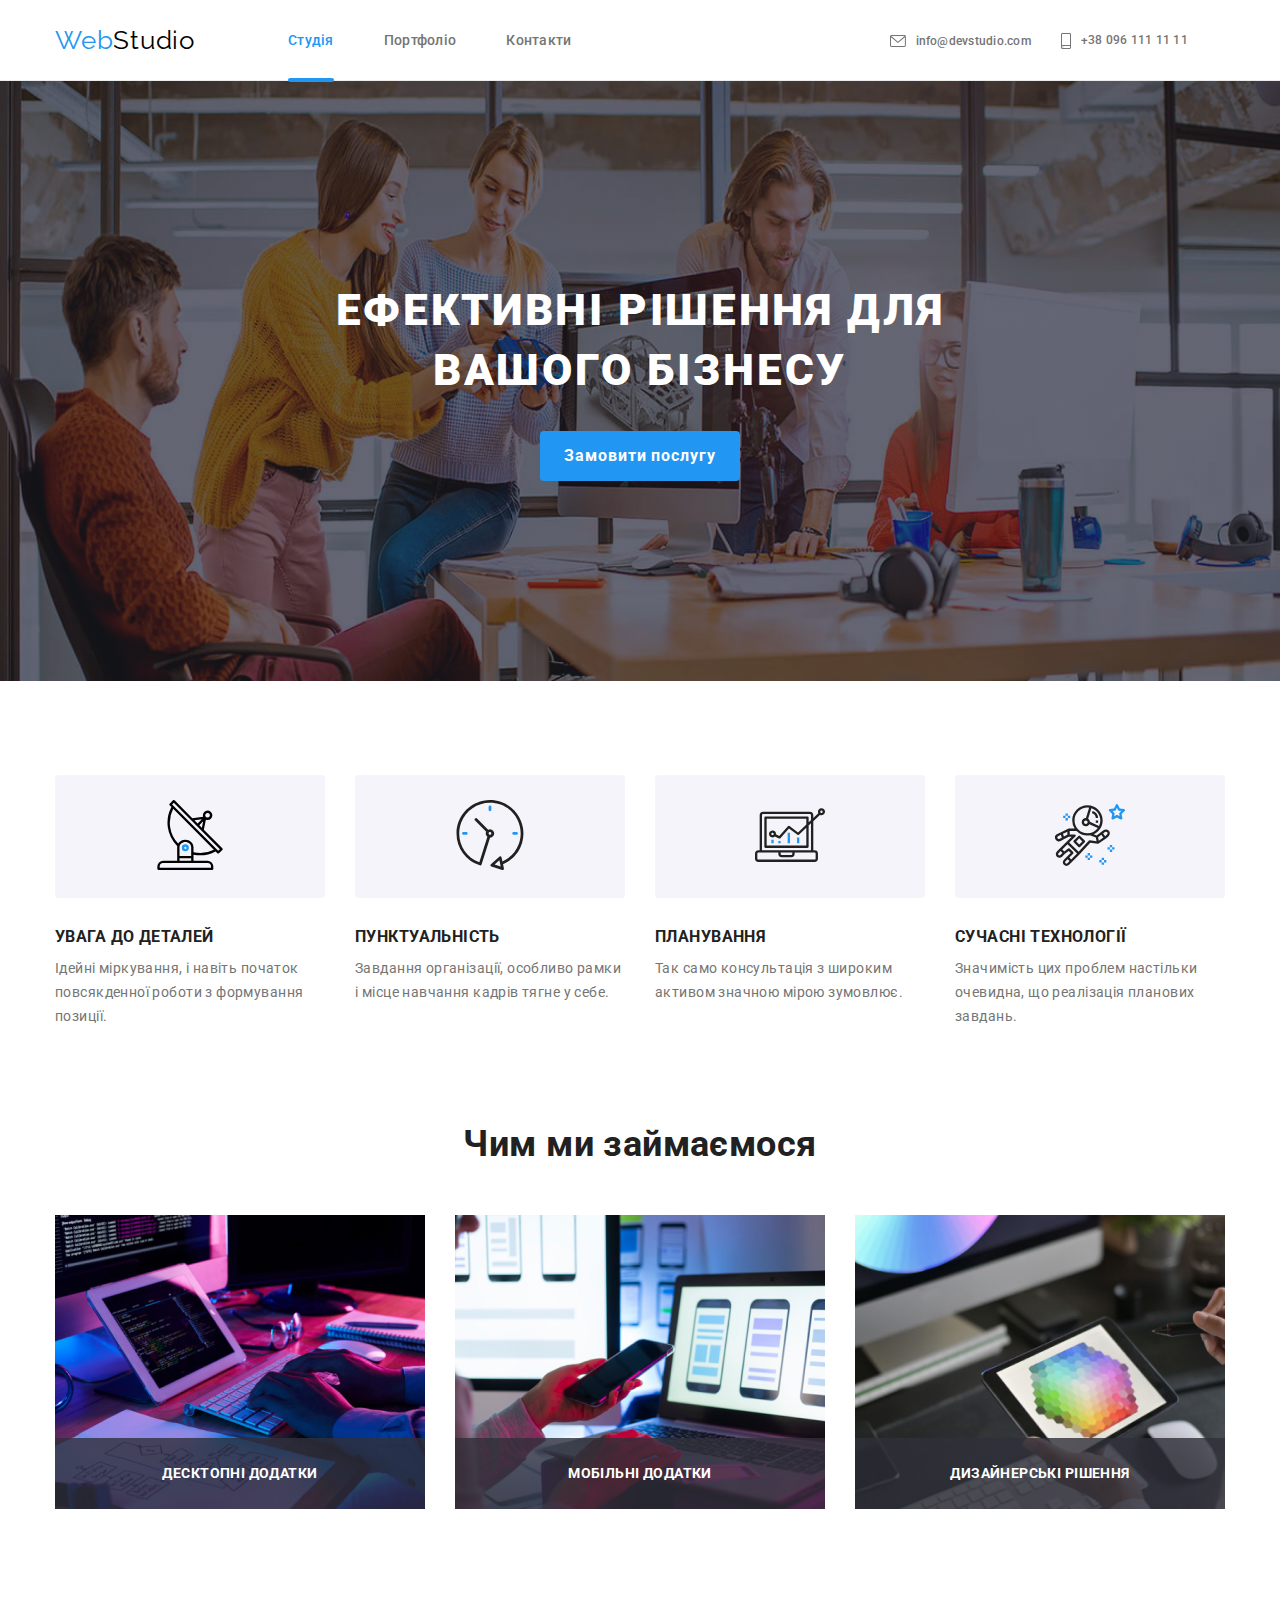
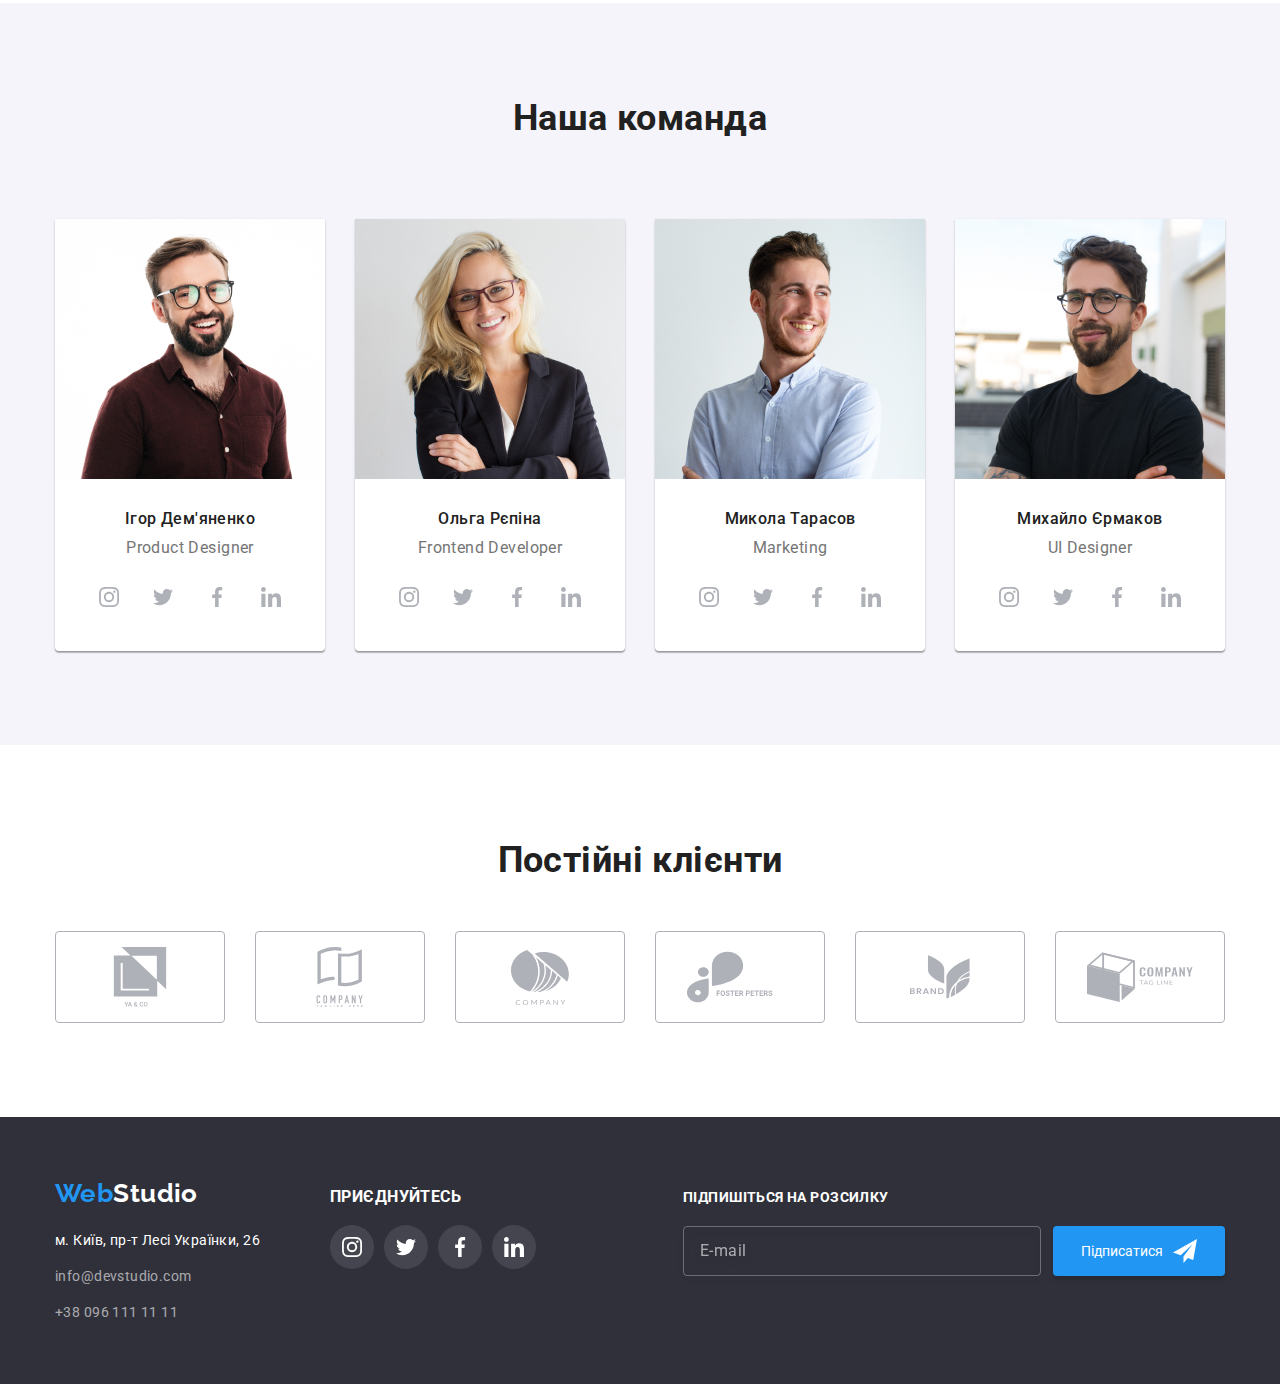
<file: index.html>
<!DOCTYPE html>
<html lang="uk">
<head>
  <meta charset="UTF-8">
  <meta http-equiv="X-UA-Compatible" content="IE=edge">
  <meta name="viewport" content="width=device-width, initial-scale=1.0">
  <link rel="preconnect" href="https://fonts.googleapis.com" />
    <link rel="preconnect" href="https://fonts.gstatic.com" crossorigin />
    <link href="https://fonts.googleapis.com/css2?family=Raleway:wght@700&family=Roboto:wght@400;500;700;900&display=swap" rel="stylesheet"/>
    <link rel="stylesheet" href="css/modern-normalize.css" />
    <link rel="stylesheet" href="css/main.min.css" />
  <title>Document</title>
</head>
<body>
    
    <!--Header-->
    <header class="page-header">
      <div class="container page-header__content">
        <nav class="site-navigation">
          <a href="./index.html" class="site-navigation__logo"
            ><span class="site-navigation__label">Web</span
            ><span class="site-navigation__label">Studio</span>
          </a>

          <button type="button" class="menu-toggle js-open-menu" aria-expanded="false" aria-controls="mobile-menu">
              <svg width="24" height="16">
                  <use href="./img/icons.svg#icon-menu_mobile"></use>
              </svg>
          </button>
          
          <ul class="site-navigation__list">
            <li><a href="#" class="site-navigation__link site-navigation__link--active">Студія</a></li>
            <li><a href="./portfolio.html" class="site-navigation__link">Портфоліо</a></li>
            <li><a href="Contact" class="site-navigation__link">Контакти</a></li>
          </ul>
        </nav>
        <ul class="site-contacts">
          <li class="site-contacts__item">
            <a href="mailto:info@devstudio.com" class="site-contacts__link"
              ><svg width="16" height="12" class="site-contacts__icon">
                <use href="./img/icons.svg#icon-envelope-hover-1"></use></svg>info@devstudio.com</a
            >           
          </li>
          <li class="site-contacts__item">
            <a href="tel:+380961111111" class="site-contacts__link site-contacts__link--identation">
              <svg width="10" height="16" class="site-contacts__icon">
              <use href="./img/icons.svg#icon-smartphone-1"></use>
            </svg>+38 096 111 11 11</a>
          </li>
        </ul>

        <div class="menu-container js-menu-container" id="mobile-menu">
          <button class="menu-toggle js-close-menu">
              <svg width="24" height="16">
                  <use href="./img/icons.svg#icon-close_mobile"></use>
              </svg>
          </button>
          <ul class="mobile-site-navigation__list">
            <li><a href="#" class="mobile-site-navigation__link mobile-site-navigation__link--active">Студія</a></li>
            <li><a href="./portfolio.html" class="mobile-site-navigation__link">Портфоліо</a></li>
            <li><a href="Contact" class="mobile-site-navigation__link">Контакти</a></li>
          </ul> 
        
        <ul class="mobile-site-contacts">
          <li class="mobile-site-contacts__item">
            <a href="tel:+380961111111" class="mobile-site-contacts__link mobile-site-contacts__link--identation">
              <svg width="10" height="16" class="mobile-site-contacts__icon">
              <use href="./img/icons.svg#icon-smartphone-1"></use>
            </svg>+38 096 111 11 11</a>
          </li>
          <li class="mobile-site-contacts__item">
            <a href="mailto:info@devstudio.com" class="mobile-site-contacts__link"
              ><svg width="16" height="12" class="mobile-site-contacts__icon">
                <use href="./img/icons.svg#icon-envelope-hover-1"></use>
              </svg>info@devstudio.com</a
            >           
          </li>
        </ul>
          <ul class="mobile-site-contacts__network">
            <li class="mobile-site-contacts__network-item">
              <a href="" class="mobile-site-contacts__network-link">Instagram</a>
            </li>
            <li class="mobile-site-contacts__network-item">
              <a href="" class="mobile-site-contacts__network-link">Twitter</a>
            </li>
            <li class="mobile-site-contacts__network-item">
              <a href="" class="mobile-site-contacts__network-link">Facebook</a>
            </li>
            <li class="mobile-site-contacts__network-item">
              <a href="" class="mobile-site-contacts__network-link">LinkedIn</a>
            </li>
          </ul>
        </div>
      </div>
    </header>

    <!--Main-->
    <main>
      <!--Head-->
      <section class="section page-head">
        <div class="head-content">
          <h1 class="head-content__title">
            Ефективні рішення для вашого бізнесу
          </h1>
          <button type="button" class="head-content__button" data-modal-open>Замовити послугу</button>
          </div>

      <!--Modal-->
          <div class="backdrop is-hidden" data-modal>
            <div class="modal">
              <button data-modal-close class="modal__button">
                <svg width="18" height="18">
                  <use href="./img/icons.svg#icon-close"></use>
                </svg>
              </button>
              <!--Form-->
              <form class="form">
                <p class="form__text">Залиште свої дані, ми вам передзвонимо</p> 
              <div class="form-field">
                <label for="name" class="form-field__label">Ім'я</label>
                <input type="text" name="name" id="name" class="form-field__input"/>
                <svg width="18" height="18">
                  <use href="./img/icons.svg#icon-person-black"></use>
                </svg>
              </div>
              <div class="form-field">
                <label for="tel" class="form-field__label">Телефон</label>
                <input type="tel" name="tel" id="tel" class="form-field__input" />
                <svg width="18" height="18">
                  <use href="./img/icons.svg#icon-phone-black"></use>
                </svg>
              </div>
              <div class="form-field">
                <label for="email" class="form-field__label">Почта</label>
                <input type="email" name="email" id="email" class="form-field__input" />
                <svg width="18" height="18">
                  <use href="./img/icons.svg#icon-email-black"></use>
                </svg>
              </div>
              <div class="form-field">
                <label for="comment" class="form-field__label">Коментар</label>
                <textarea name="comment" id="comment" rows="8" placeholder="Введіть текст" class="form-field__comment"></textarea>
              </div>
              <div class="policy-checkbox">
                  <input type="checkbox" name="policy" id="policy" class="visually-hidden"/>
                  <button class="policy-checkbox__button">
                    <svg width="11" height="8">
                      <use href="./img/icons.svg#icon-check"></use>
                    </svg>
                  </button>
                <label for="policy" class="policy-checkbox__label">Погоджуюся з розсилкою та приймаю <a href="#" class="policy-checkbox__link">Умови договору </a> </label>
              </div>
                <button type="submit" class="form__button">Відправити</button>
            
            </form>
              
            </div>
          </div>
      </section>

      <!--Features-->
      <section class="section">
        <div class="container">
          <h2 class="visually-hidden">Переваги</h2>
          <ul class="precedence">
            <li class="precedence__item">
              <div class="precedence__icon">
                <svg width="70" height="70">
                  <use href="./img/icons.svg#icon-antenna-1"></use>
                </svg>
              </div>
              <h3 class="precedence__title">УВАГА ДО ДЕТАЛЕЙ</h3>
              <p class="precedence__text">
                Ідейні міркування, і навіть початок повсякденної роботи з
                формування позиції.
              </p>
            </li>
            <li class="precedence__item">
              <div class="precedence__icon">
                <svg width="70" height="70">
                  <use href="./img/icons.svg#icon-clock-1"></use>
                </svg>
              </div>
              <h3 class="precedence__title">ПУНКТУАЛЬНІСТЬ</h3>
              <p class="precedence__text">
                Завдання організації, особливо рамки і місце навчання кадрів
                тягне у себе.
              </p>
            </li>
            <li class="precedence__item">
              <div class="precedence__icon">
                <svg width="70" height="70">
                  <use href="./img/icons.svg#icon-diagram-1"></use>
                </svg>
              </div>
              <h3 class="precedence__title">ПЛАНУВАННЯ</h3>
              <p class="precedence__text">
                Так само консультація з широким активом значною мірою зумовлює.
              </p>
            </li>
            <li class="precedence__item">
              <div class="precedence__icon">
                <svg width="70" height="70">
                  <use href="./img/icons.svg#icon-astronaut-1"></use>
                </svg>
              </div>
              <h3 class="precedence__title">СУЧАСНІ ТЕХНОЛОГІЇ</h3>
              <p class="precedence__text">
                Значимість цих проблем настільки очевидна, що реалізація
                планових завдань.
              </p>
            </li>
          </ul>
        </div>
      </section>

      <!--Work-->
      <section class="section our-works">
        <div class="container">
          <h2 class="our-works__title">Чим ми займаємося</h2>
          <ul class="gallery">
            <li  class="gallery__item"> 
              <img
                class="gallery__image"
                srcset="../img/precedence/process-writing-code_370.jpg 1x, ../img/precedence/process-writing-code_740.jpg 2x"
                src="../img/precedence/process-writing-code_370.jpg"
                alt="Process writing code"
                width="370"
                height="294"
              />
            <div class="gallery__text">
              <p>Десктопні додатки</p>
            </div>
            </li>
            <li  class="gallery__item">  
              <img
                class="gallery__image"
                srcset="../img/precedence/development-of-a-mobile-application_370.jpg 1x, ../img/precedence/development-of-a-mobile-application_740.jpg 2x"
                src="../img/precedence/development-of-a-mobile-application_370.jpg"
                alt="Development of a mobile application"
                width="370"
                height="294"
              />
              <div class="gallery__text">
              <p>Мобільні додатки</p> 
            </div>
            </li>
            <li class="gallery__item">
              <img
                class="gallery__image"
                srcset="../img/precedence/color-scheme_370.jpg 1x,  ../img/precedence/color-scheme_740.jpg 2x"
                src="../img/precedence/color-scheme_370.jpg"
                alt="Color scheme"
                width="370"
                height="294"
              />
              <div class="gallery__text">
              <p>Дизайнерські рішення</p> 
            </div>
            </li>
          </ul>
        </div>
      </section>

      <!--Team-->
      <section class="section our-team">
        <div class="container">
          <h2 class="our-team__title">Наша команда</h2>
          <ul class="portfolio-team">
            <li class="portfolio-team__item">
              <picture>
                <source
                  media="(min-width: 1200px)"
                  srcset="img/team/ihor-demyanenko-photo(270).jpg 1x, img/team/ihor-demyanenko-photo(540).jpg 2x"
                />
                <source
                  media="(min-width: 768px)"
                  srcset="img/team/ihor-demyanenko-photo(354).jpg 1x, img/team/ihor-demyanenko-photo(708).jpg 2x"
                />

                <source
                  media="(max-width: 767px)"
                  srcset="img/team/ihor-demyanenko-photo(450).jpg 1x, img/team/ihor-demyanenko-photo(900).jpg 2x"
                />

                <img src="img/team/ihor-demyanenko-photo(270).jpg" alt="Ігор Дем'яненко" />
              </picture>
            
              <div class="portfolio-team__content">
                <h3 class="portfolio-team__name">Ігор Дем'яненко</h3>
                <p class="portfolio-team__text">Product Designer</p>
              </div>
              <ul class="portfolio-team__network">
                <li>
                  <a href="" class="portfolio-team__link">
                    <svg width="20" height="20" class="portfolio-team__icon">
                      <use href="./img/icons.svg#icon-instagram-2"></use>
                    </svg>
                  </a>
                </li>
                <li>
                  <a href="" class="portfolio-team__link">
                    <svg width="20" height="20" class="portfolio-team__icon">
                      <use href="./img/icons.svg#icon-twitter-1"></use>
                    </svg>
                  </a>
                </li>
                <li>
                  <a href="" class="portfolio-team__link">
                    <svg width="20" height="20" class="portfolio-team__icon">
                      <use href="./img/icons.svg#icon-facebook-1"></use>
                    </svg>
                  </a>
                </li>
                <li>
                  <a href="" class="portfolio-team__link">
                    <svg width="20" height="20" class="portfolio-team__icon">
                      <use href="./img/icons.svg#icon-linkedin-1"></use>
                    </svg>
                  </a>
                </li>
              </ul>
            </li>
            <li class="portfolio-team__item">
              <picture>
                <source
                  media="(min-width: 1200px)"
                  srcset="img/team/olga-repina-photo(270).jpg 1x, img/team/olga-repina-photo(540).jpg 2x"
                />
                <source
                  media="(min-width: 768px)"
                  srcset="img/team/olga-repina-photo(354).jpg 1x, img/team/olga-repina-photo(708).jpg 2x"
                />

                <source
                  media="(max-width: 767px)"
                  srcset="img/team/olga-repina-photo(450).jpg 1x, img/team/olga-repina-photo(900).jpg 2x"
                />

                <img src="img/team/olga-repina-photo(270).jpg" alt="Ольга Рєпіна" />
              </picture>
              
              <div class="portfolio-team__content">
                <h3 class="portfolio-team__name">Ольга Рєпіна</h3>
                <p class="portfolio-team__text">Frontend Developer</p>
              </div>
              <ul class="portfolio-team__network">
                <li>
                  <a href="" class="portfolio-team__link">
                    <svg width="20" height="20" class="portfolio-team__icon">
                      <use href="./img/icons.svg#icon-instagram-2"></use>
                    </svg>
                  </a>
                </li>
                <li>
                  <a href="" class="portfolio-team__link">
                    <svg width="20" height="20" class="portfolio-team__icon">
                      <use href="./img/icons.svg#icon-twitter-1"></use>
                    </svg>
                  </a>
                </li>
                <li>
                  <a href="" class="portfolio-team__link">
                    <svg width="20" height="20" class="portfolio-team__icon">
                      <use href="./img/icons.svg#icon-facebook-1"></use>
                    </svg>
                  </a>
                </li>
                <li>
                  <a href="" class="portfolio-team__link">
                    <svg width="20" height="20" class="portfolio-team__icon">
                      <use href="./img/icons.svg#icon-linkedin-1"></use>
                    </svg>
                  </a>
                </li>
              </ul>
            </li>
            <li class="portfolio-team__item">
              <picture>
                <source
                  media="(min-width: 1200px)"
                  srcset="img/team/mykola-tarasov-photo(270).jpg 1x, img/team/mykola-tarasov-photo(540).jpg 2x"
                />
                <source
                  media="(min-width: 768px)"
                  srcset="img/team/mykola-tarasov-photo(354).jpg 1x, img/team/mykola-tarasov-photo(708).jpg 2x"
                />

                <source
                  media="(max-width: 767px)"
                  srcset="img/team/mykola-tarasov-photo(450).jpg 1x, img/team/mykola-tarasov-photo(900).jpg 2x"
                />

                <img src="img/team/olga-repina-photo(270).jpg" alt="Микола Тарасов" />
              </picture>
              
              <div class="portfolio-team__content">
                <h3 class="portfolio-team__name">Микола Тарасов</h3>
                <p class="portfolio-team__text">Marketing</p>
              </div>
              <ul class="portfolio-team__network">
                <li>
                  <a href="" class="portfolio-team__link">
                    <svg width="20" height="20" class="portfolio-team__icon">
                      <use href="./img/icons.svg#icon-instagram-2"></use>
                    </svg>
                  </a>
                </li>
                <li>
                  <a href="" class="portfolio-team__link">
                    <svg width="20" height="20" class="portfolio-team__icon">
                      <use href="./img/icons.svg#icon-twitter-1"></use>
                    </svg>
                  </a>
                </li>
                <li>
                  <a href="" class="portfolio-team__link">
                    <svg width="20" height="20" class="portfolio-team__icon">
                      <use href="./img/icons.svg#icon-facebook-1"></use>
                    </svg>
                  </a>
                </li>
                <li>
                  <a href="" class="portfolio-team__link">
                    <svg width="20" height="20" class="portfolio-team__icon">
                      <use href="./img/icons.svg#icon-linkedin-1"></use>
                    </svg>
                  </a>
                </li>
              </ul>
            </li>
            <li class="portfolio-team__item">
              <picture>
                <source
                  media="(min-width: 1200px)"
                  srcset="img/team/mykhailo-yermakov-photo(270).jpg 1x, img/team/mykhailo-yermakov-photo(540).jpg 2x"
                />
                <source
                  media="(min-width: 768px)"
                  srcset="img/team/mykhailo-yermakov-photo(354).jpg 1x, img/team/mykhailo-yermakov-photo(708).jpg 2x"
                />

                <source
                  media="(max-width: 767px)"
                  srcset="img/team/mykhailo-yermakov-photo(450).jpg 1x, img/team/mykhailo-yermakov-photo(900).jpg 2x"
                />

                <img src="img/team/olga-repina-photo(270).jpg" alt="Михайло Єрмаков" />
              </picture>
              
              <div class="portfolio-team__content">
                <h3 class="portfolio-team__name">Михайло Єрмаков</h3>
                <p class="portfolio-team__text">UI Designer</p>
              </div>
              <ul class="portfolio-team__network">
                <li>
                  <a href="" class="portfolio-team__link">
                    <svg width="20" height="20" class="portfolio-team__icon">
                      <use href="./img/icons.svg#icon-instagram-2"></use>
                    </svg>
                  </a>
                </li>
                <li>
                  <a href="" class="portfolio-team__link">
                    <svg width="20" height="20" class="portfolio-team__icon">
                      <use href="./img/icons.svg#icon-twitter-1"></use>
                    </svg>
                  </a>
                </li>
                <li>
                  <a href="" class="portfolio-team__link">
                    <svg width="20" height="20" class="portfolio-team__icon">
                      <use href="./img/icons.svg#icon-facebook-1"></use>
                    </svg>
                  </a>
                </li>
                <li>
                  <a href="" class="portfolio-team__link">
                    <svg width="20" height="20" class="portfolio-team__icon">
                      <use href="./img/icons.svg#icon-linkedin-1"></use>
                    </svg>
                  </a>
                </li>
              </ul>
            </li>
          </ul>
        </div>
      </section>

      <!--Our clients-->
      <section class="section our-clients">
        <div class="container">
          <h2 class="our-clients__title">Постійні клієнти</h2>
          <ul class="regular-customers">
            <li class="regular-customers__item">
              <a href="" class="regular-customers__link">
                <svg width="106" height="60" class="regular-customers__icon">
                  <use href="./img/icons.svg#icon-YaCo"></use>
                </svg>
              </a>
            </li>
            <li class="regular-customers__item">
              <a href="" class="regular-customers__link">
                <svg width="106" height="60" class="regular-customers__icon">
                  <use href="./img/icons.svg#icon-Company-tagline-here"></use>
                </svg>
              </a>
            </li>
            <li class="regular-customers__item">
              <a href="" class="regular-customers__link">
                <svg width="106" height="60" class="regular-customers__icon">
                  <use href="./img/icons.svg#icon-Company"></use>
                </svg>
              </a>
            </li>
            <li class="regular-customers__item">
              <a href="" class="regular-customers__link">
                <svg width="106" height="60" class="regular-customers__icon">
                  <use href="./img/icons.svg#icon-Foster-Peters"></use>
                </svg>
              </a>
            </li>
            <li class="regular-customers__item">
              <a href="" class="regular-customers__link">
                <svg width="106" height="60" class="regular-customers__icon">
                  <use href="./img/icons.svg#icon-Brand"></use>
                </svg>
              </a>
            </li>
            <li class="regular-customers__item">
              <a href="" class="regular-customers__link">
                <svg width="106" height="60" class="regular-customers__icon">
                  <use href="./img/icons.svg#icon-Company-Tag-Line"></use>
                </svg>
              </a>
            </li>
          </ul>
        </div>
      </section>
    </main>

    <!--Footer-->
    <footer class="page-footer">
      <div class="container footer-content">
        <div class="footer-content__main">
          <a href="./index.html" class="footer-content__link"
            ><span class="footer-content__text">Web</span
            ><span class="footer-content__text">Studio</span></a
          >
          <address>
            <p class="footer-content__address">м. Київ, пр-т Лесі Українки, 26</p>
            <ul class="footer-content__contact">
              <li class="footer-content__item">
                <a href="mailto:info@devstudio.com" class="footer-content__information"
                  >info@devstudio.com</a
                >
              </li>
              <li class="footer-content__item">
                <a href="tel:+380961111111" class="footer-content__information"
                  >+38 096 111 11 11</a
                >
              </li>
            </ul>
          </address>
        </div>
        
        <!--Footer social network-->
        <div class="footer-network">
          <h3 class="footer-network__text">приєднуйтесь</h3>
          <ul class="footer-social-network">
            <li>
              <a href="" class="footer-social-network__link">
                <svg width="20" height="20" class="footer-social-network__icon">
                  <use href="./img/icons.svg#icon-instagram-2"></use>
                </svg>
              </a>
            </li>
            <li>
              <a href="" class="footer-social-network__link">
                <svg width="20" height="20" class="footer-social-network__icon">
                  <use href="./img/icons.svg#icon-twitter-1"></use>
                </svg>
              </a>
            </li>
            <li>
              <a href="" class="footer-social-network__link">
                <svg width="20" height="20" class="footer-social-network__icon">
                  <use href="./img/icons.svg#icon-facebook-1"></use>
                </svg>
              </a>
            </li>
            <li>
              <a href="" class="footer-social-network__link">
                <svg width="20" height="20" class="footer-social-network__icon">
                  <use href="./img/icons.svg#icon-linkedin-1"></use>
                </svg>
              </a>
            </li>
          </ul>
        </div>

        <!--Footer form-->
          <form class="footer-form">
            <p class="footer-form__text">Підпишіться на розсилку</p>
            <div class="footer-form__thumb">
                <input type="email" name="email" id="user-email" placeholder="E-mail" class="footer-form__input" required>
                <label for="user-email" class="footer-form__label"> </label>
              <button type="submit" class="footer-form__btn">
                Підписатися
              <svg width="24" height="24" class="footer-form__icon">
                <use href="./img/icons.svg#icon-send"></use>
              </svg>
              </button>
            </div> 
          </form>
      </div>
    </footer>

    <!--Script-->
    <script src="./js/modal.js"> </script>
    <script src="js/mobile-menu.js"></script>
  </body>
</html>
</file>
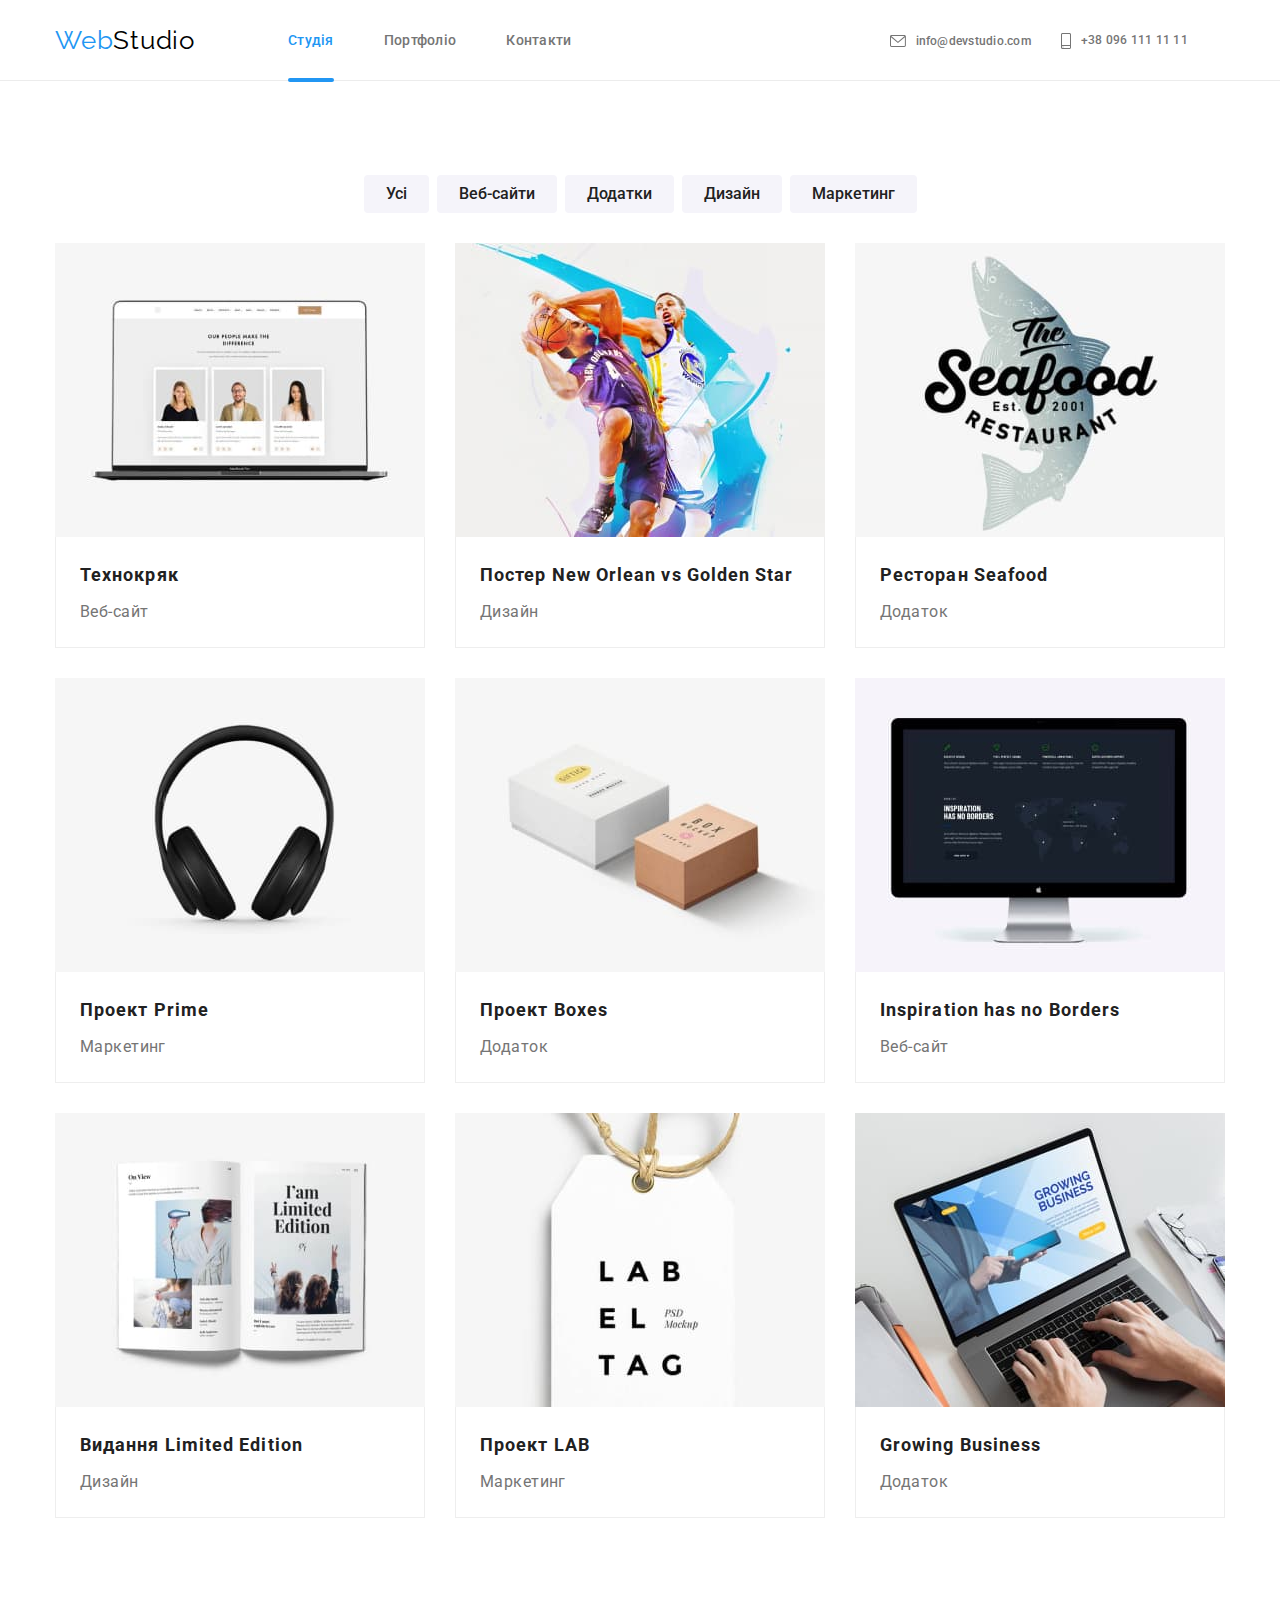
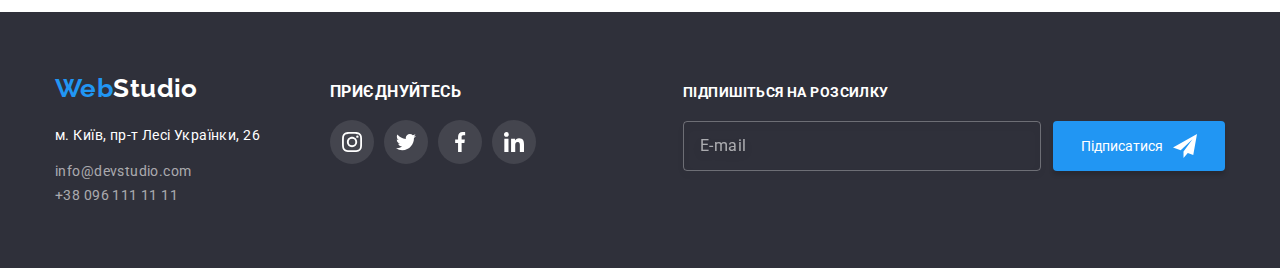
<file: portfolio.html>
<!DOCTYPE html>
<html lang="uk">
<head>
  <meta charset="UTF-8">
  <meta http-equiv="X-UA-Compatible" content="IE=edge">
  <meta name="viewport" content="width=device-width, initial-scale=1.0">
  <link rel="preconnect" href="https://fonts.googleapis.com" />
    <link rel="preconnect" href="https://fonts.gstatic.com" crossorigin />
    <link href="https://fonts.googleapis.com/css2?family=Raleway:wght@700&family=Roboto:wght@400;500;700;900&display=swap" rel="stylesheet"/>
    <link rel="stylesheet" href="css/modern-normalize.css" />
    <link rel="stylesheet" href="css/main.min.css" />
  <title>Document</title>
</head>
<body>

    <!--Header-->
    <header class="page-header">
      <div class="container page-header__content">
        <nav class="site-navigation">
          <a href="./index.html" class="site-navigation__logo"
            ><span class="site-navigation__label">Web</span
            ><span class="site-navigation__label">Studio</span>
          </a>

          <button type="button" class="menu-toggle js-open-menu" aria-expanded="false" aria-controls="mobile-menu">
              <svg width="24" height="16">
                  <use href="./img/icons.svg#icon-menu_mobile"></use>
              </svg>
          </button>
          
          <ul class="site-navigation__list">
            <li><a href="./index.html" class="site-navigation__link site-navigation__link--active">Студія</a></li>
            <li><a href="#" class="site-navigation__link">Портфоліо</a></li>
            <li><a href="Contact" class="site-navigation__link">Контакти</a></li>
          </ul> 
        <ul class="site-contacts">
          <li class="site-contacts__item">
            <a href="mailto:info@devstudio.com" class="site-contacts__link"
              ><svg width="16" height="12" class="site-contacts__icon">
                <use href="./img/icons.svg#icon-envelope-hover-1"></use></svg>info@devstudio.com</a
            >           
          </li>
          <li class="site-contacts__item">
            <a href="tel:+380961111111" class="site-contacts__link site-contacts__link--identation">
              <svg width="10" height="16" class="site-contacts__icon">
              <use href="./img/icons.svg#icon-smartphone-1"></use>
            </svg>+38 096 111 11 11</a>
          </li>
        </ul>
        </nav>
        <div class="menu-container js-menu-container" id="mobile-menu">
          <button class="menu-toggle js-close-menu">
              <svg width="24" height="16">
                  <use href="./img/icons.svg#icon-close_mobile"></use>
              </svg>
          </button>
          <ul class="mobile-site-navigation__list">
            <li><a href="#" class="mobile-site-navigation__link mobile-site-navigation__link--active">Студія</a></li>
            <li><a href="./portfolio.html" class="mobile-site-navigation__link">Портфоліо</a></li>
            <li><a href="Contact" class="mobile-site-navigation__link">Контакти</a></li>
          </ul>
        
        <ul class="mobile-site-contacts">
          <li class="mobile-site-contacts__item">
            <a href="tel:+380961111111" class="mobile-site-contacts__link mobile-site-contacts__link--identation">
              <svg width="10" height="16" class="mobile-site-contacts__icon">
              <use href="./img/icons.svg#icon-smartphone-1"></use>
            </svg>+38 096 111 11 11</a>
          </li>
          <li class="mobile-site-contacts__item">
            <a href="mailto:info@devstudio.com" class="mobile-site-contacts__link"
              ><svg width="16" height="12" class="mobile-site-contacts__icon">
                <use href="./img/icons.svg#icon-envelope-hover-1"></use>
              </svg>info@devstudio.com</a
            >           
          </li>
        </ul>
          <ul class="mobile-site-contacts__network">
            <li class="mobile-site-contacts__network-item">
              <a href="" class="mobile-site-contacts__network-link">Instagram</a>
            </li>
            <li class="mobile-site-contacts__network-item">
              <a href="" class="mobile-site-contacts__network-link">Twitter</a>
            </li>
            <li class="mobile-site-contacts__network-item">
              <a href="" class="mobile-site-contacts__network-link">Facebook</a>
            </li>
            <li class="mobile-site-contacts__network-item">
              <a href="" class="mobile-site-contacts__network-link">LinkedIn</a>
            </li>
          </ul>
        </div>
      </div>
    </header>
    <!--Main-->
    <main>
      <!--Section-->
      <section class="section">
        <div class="container filters">
          <ul class="filters-navigation">
            <li>
              <button type="button" class="filters-navigation__button">Усі</button>
            </li>
            <li>
              <button type="button" class="filters-navigation__button">Веб-сайти</button>
            </li>
            <li>
              <button type="button" class="filters-navigation__button">Додатки</button>
            </li>
            <li>
              <button type="button" class="filters-navigation__button">Дизайн</button>
            </li>
            <li>
              <button type="button" class="filters-navigation__button">Маркетинг</button>
            </li>
          </ul>
        </div>
        <div class="container">
          <ul class="project">
            <li>
              <a href="" class="project__link">
                <div class="project__overlay">
                  <img
                    src="img/addendum.jpg"
                    alt="Addendum"
                    width="370"
                    height="294"
                  />
                  <p class="project__overlay-text">
                    Ресурс пропонує комплексні пропозиції з різним рівнем
                    функціоналу та сервісів. Все це дозволить відвідувачу
                    отримати вичерпні відомості про компанію чи приватну особу.
                  </p>
                </div>
                <div class="project__meta">
                  <h2 class="project__name">Технокряк</h2>
                  <p class="project__text">Веб-сайт</p>
                </div>
              </a>
            </li>

            <li>
              <a href="" class="project__link">
                <div class="project__overlay">
                  <img
                    src="img/new-orlean-golden-star-poster.jpg"
                    alt="New Orlean vs Golden Star poster"
                    width="370"
                    height="294"
                  />
                  <p class="project__overlay-text">
                    Ресурс пропонує комплексні пропозиції з різним рівнем
                    функціоналу та сервісів. Все це дозволить відвідувачу
                    отримати вичерпні відомості про компанію чи приватну особу.
                  </p>
                </div>
                <div class="project__meta">
                  <h3 class="project__name">
                    Постер New Orlean vs Golden Star
                  </h3>
                  <p class="project__text">Дизайн</p>
                </div>
              </a>
            </li>

            <li>
              <a href="" class="project__link">
                <div class="project__overlay">
                  <img
                    src="img/seafood-restaurant.jpg"
                    alt="Seafood Restaurant"
                    width="370"
                    height="294"
                  />
                  <p class="project__overlay-text">
                    Ресурс пропонує комплексні пропозиції з різним рівнем
                    функціоналу та сервісів. Все це дозволить відвідувачу
                    отримати вичерпні відомості про компанію чи приватну особу.
                  </p>
                </div>
                <div class="project__meta">
                  <h3 class="project__name">Ресторан Seafood</h3>
                  <p class="project__text">Додаток</p>
                </div>
              </a>
            </li>

            <li>
              <a href="" class="project__link">
                <div class="project__overlay">
                  <img
                    src="img/project-prime.jpg"
                    alt="Project Prime"
                    width="370"
                    height="294"
                  />
                  <p class="project__overlay-text">
                    Ресурс пропонує комплексні пропозиції з різним рівнем
                    функціоналу та сервісів. Все це дозволить відвідувачу
                    отримати вичерпні відомості про компанію чи приватну особу.
                  </p>
                </div>
                <div class="project__meta">
                  <h3 class="project__name">Проект Prime</h3>
                  <p class="project__text">Маркетинг</p>
                </div>
              </a>
            </li>

            <li>
              <a href="" class="project__link">
                <div class="project__overlay">
                  <img
                    src="img/project-boxes.jpg"
                    alt="Project Boxes"
                    width="370"
                    height="294"
                  />
                  <p class="project__overlay-text">
                    Ресурс пропонує комплексні пропозиції з різним рівнем
                    функціоналу та сервісів. Все це дозволить відвідувачу
                    отримати вичерпні відомості про компанію чи приватну особу.
                  </p>
                </div>
                <div class="project__meta">
                  <h3 class="project__name">Проект Boxes</h3>
                  <p class="project__text">Додаток</p>
                </div>
              </a>
            </li>

            <li>
              <a href="" class="project__link">
                <div class="project__overlay">
                  <img
                    src="img/inspiration-has-no-borders.jpg"
                    alt="Inspiration has no Borders"
                    width="370"
                    height="294"
                  />
                  <p class="project__overlay-text">
                    Ресурс пропонує комплексні пропозиції з різним рівнем
                    функціоналу та сервісів. Все це дозволить відвідувачу
                    отримати вичерпні відомості про компанію чи приватну особу.
                  </p>
                </div>
                <div class="project__meta">
                  <h3 class="project__name">
                    Inspiration has no Borders
                  </h3>
                  <p class="project__text">Веб-сайт</p>
                </div>
              </a>
            </li>

            <li>
              <a href="" class="project__link">
                <div class="project__overlay">
                  <img
                    src="img/limited-edition.jpg"
                    alt="Limited Edition"
                    width="370"
                    height="294"
                  />
                  <p class="project__overlay-text">
                    Ресурс пропонує комплексні пропозиції з різним рівнем
                    функціоналу та сервісів. Все це дозволить відвідувачу
                    отримати вичерпні відомості про компанію чи приватну особу.
                  </p>
                </div>
                <div class="project__meta">
                  <h3 class="project__name">Видання Limited Edition</h3>
                  <p class="project__text">Дизайн</p>
                </div>
              </a>
            </li>

            <li>
              <a href="" class="project__link">
                <div class="project__overlay">
                  <img
                    src="img/project-lab.jpg"
                    alt="Project LAB"
                    width="370"
                    height="294"
                  />
                  <p class="project__overlay-text">
                    Ресурс пропонує комплексні пропозиції з різним рівнем
                    функціоналу та сервісів. Все це дозволить відвідувачу
                    отримати вичерпні відомості про компанію чи приватну особу.
                  </p>
                </div>
                <div class="project__meta">
                  <h3 class="project__name">Проект LAB</h3>
                  <p class="project__text">Маркетинг</p>
                </div>
              </a>
            </li>

            <li>
              <a href="" class="project__link">
                <div class="project__overlay">
                  <img
                    src="img/growing-business.jpg"
                    alt="Growing Business"
                    width="370"
                    height="294"
                  />
                  <p class="project__overlay-text">
                    Ресурс пропонує комплексні пропозиції з різним рівнем
                    функціоналу та сервісів. Все це дозволить відвідувачу
                    отримати вичерпні відомості про компанію чи приватну особу.
                  </p>
                </div>
                <div class="project__meta">
                  <h3 class="project__name">Growing Business</h3>
                  <p class="project__text">Додаток</p>
                </div>
              </a>
            </li>
          </ul>
        </div>
      </section>
    </main>

    <!--Footer-->
    <footer class="page-footer">
      <div class="container footer-content">
        <div>
          <a href="./index.html" class="footer-content__link"
            ><span class="footer-content__text">Web</span
            ><span class="footer-content__text">Studio</span></a
          >
          <address>
            <p class="footer-content__address">м. Київ, пр-т Лесі Українки, 26</p>
            <ul class="footer-content__contact">
              <li>
                <a href="mailto:info@devstudio.com" class="footer-content__information"
                  >info@devstudio.com</a
                >
              </li>
              <li>
                <a href="tel:+380961111111" class="footer-content__information"
                  >+38 096 111 11 11</a
                >
              </li>
            </ul>
          </address>
        </div>
        
        <!--Footer social network-->
        <div class="footer-network">
          <h3 class="footer-network__text">приєднуйтесь</h3>
          <ul class="footer-social-network">
            <li>
              <a href="" class="footer-social-network__link">
                <svg width="20" height="20" class="footer-social-network__icon">
                  <use href="./img/icons.svg#icon-instagram-2"></use>
                </svg>
              </a>
            </li>
            <li>
              <a href="" class="footer-social-network__link">
                <svg width="20" height="20" class="footer-social-network__icon">
                  <use href="./img/icons.svg#icon-twitter-1"></use>
                </svg>
              </a>
            </li>
            <li>
              <a href="" class="footer-social-network__link">
                <svg width="20" height="20" class="footer-social-network__icon">
                  <use href="./img/icons.svg#icon-facebook-1"></use>
                </svg>
              </a>
            </li>
            <li>
              <a href="" class="footer-social-network__link">
                <svg width="20" height="20" class="footer-social-network__icon">
                  <use href="./img/icons.svg#icon-linkedin-1"></use>
                </svg>
              </a>
            </li>
          </ul>
        </div>

        <!--Footer form-->
          <form class="footer-form">
            <p class="footer-form__text">Підпишіться на розсилку</p>
            <div class="footer-form__thumb">
                <input type="email" name="email" id="user-email" placeholder="E-mail" class="footer-form__input" required>
                <label for="user-email" class="footer-form__label"> </label>
              <button type="submit" class="footer-form__btn">
                Підписатися
              <svg width="24" height="24" class="footer-form__icon">
                <use href="./img/icons.svg#icon-send"></use>
              </svg>
              </button>
            </div> 
          </form>
      </div>
    </footer>
    <script src="js/mobile-menu.js"></script>
  </body>
</html>
</file>
<file: css/main.min.css>
:root{--primary-text-color: #757575;--title-text-color: #212121;--accent-color: #2196f3;--secondary-color: #ffffff;--color: #000000;--third-color: rgba(255, 255, 255, 0.6);--icon-color: #afb1b8;--timing-function: 250ms cubic-bezier(0.4, 0, 0.2, 1)}.visually-hidden{position:absolute;white-space:nowrap;width:1px;height:1px;overflow:hidden;border:0;padding:0;clip:rect(0 0 0 0);-webkit-clip-path:inset(50%);clip-path:inset(50%);margin:-1px}body{font-family:"Roboto",sans-serif;color:var(--title-text-color);font-size:14px;background-color:#fff;letter-spacing:.03em;margin:0;width:100%;height:100%}img{display:block;max-width:100%;height:auto}p{margin:0}@media screen and (max-width: 1199px){.section{padding-top:60px;padding-bottom:60px}}@media screen and (min-width: 1200px){.section{padding-top:94px;padding-bottom:94px}}.container{padding-left:15px;padding-right:15px;margin-left:auto;margin-right:auto}@media screen and (max-width: 767px){.container{max-width:480px}}@media screen and (min-width: 768px)and (max-width: 1199px){.container{max-width:768px}}@media screen and (min-width: 1200px){.container{max-width:1200px}}.page-header{display:block;border-bottom:1px solid #ececec;padding:0}.page-header .container{display:-webkit-box;display:-ms-flexbox;display:flex;-webkit-box-align:center;-ms-flex-align:center;align-items:center}.page-header__content{display:-webkit-box;display:-ms-flexbox;display:flex}.site-navigation{display:-webkit-box;display:-ms-flexbox;display:flex}.site-navigation__logo{font-family:"Raleway",sans-serif;font-size:26px;line-height:1.19;letter-spacing:.03em;text-decoration:none;-webkit-box-align:center;-ms-flex-align:center;align-items:center}.site-navigation__label{color:var(--accent-color)}.site-navigation__label:last-child{color:var(--color)}.site-navigation__list,.site-contacts{display:-webkit-box;display:-ms-flexbox;display:flex;-webkit-box-align:center;-ms-flex-align:center;align-items:center;padding:0;margin:0;list-style-type:none}.site-navigation__link{font-weight:500;line-height:1.14;letter-spacing:.02em;color:var(--primary-text-color);text-decoration:none;-webkit-transition:color var(--timing-function);transition:color var(--timing-function)}.site-navigation__link:hover,.site-navigation__link:focus{color:var(--accent-color);fill:var(--accent-color)}.site-navigation__link--active{position:relative;padding:32px 0;color:var(--accent-color)}.site-navigation__link--active::after{position:absolute;content:"";display:block;width:100%;height:4px;background-color:var(--accent-color);border-radius:2px;bottom:-2px}.site-contacts__link{font-weight:500;font-size:12px;line-height:1.16;letter-spacing:.02em;color:var(--primary-text-color);text-decoration:none;-webkit-transition:color var(--timing-function);transition:color var(--timing-function)}.site-contacts__link:hover,.site-contacts__link:focus{color:var(--accent-color);fill:var(--accent-color)}.site-contacts__icon{fill:currentColor;vertical-align:middle}@media screen and (max-width: 767px){.page-header .container{min-height:60px}.site-navigation__list,.site-contacts{display:none}.site-navigation__link:hover,.site-navigation__link:focus,.site-contacts__link:hover,.site-contacts__link:focus{text-decoration:underline}}@media screen and (min-width: 768px)and (max-width: 1199px){.site-navigation__list{margin-left:88px;gap:50px}.site-contacts{display:block;margin-left:95px}.site-contacts__item{padding-bottom:10px}.site-contacts__item:last-child{padding-bottom:0}.site-contacts__icon{margin-right:8px}}@media screen and (min-width: 768px){.page-header .container{min-height:80px}}@media screen and (max-width: 1199px){.site-navigation__logo{font-size:24px;line-height:1.16}}@media screen and (min-width: 1200px){.site-navigation__list{gap:50px;margin-left:93px}.site-contacts{margin-left:318px}.site-contacts__link--identation{margin-left:30px}.site-contacts__icon{margin-right:10px}}.menu-toggle{min-height:40px;min-width:40px;display:-webkit-box;display:-ms-flexbox;display:flex;-webkit-box-align:center;-ms-flex-align:center;align-items:center;-webkit-box-pack:center;-ms-flex-pack:center;justify-content:center;margin:0;padding:0;background-color:rgba(0,0,0,0);cursor:pointer;border:none;border-radius:50%;outline:none;position:absolute;top:10px;right:10px}.menu-toggle:hover,.menu-toggle:focus{fill:var(--accent-color);border:1px solid var(--accent-color)}.menu-toggle.js-close-menu{position:absolute;display:-webkit-box;display:-ms-flexbox;display:flex;padding:6px;background:#fff;border-radius:50%;cursor:pointer;top:8px;right:8px;-webkit-transition:fill var(--timing-function),border var(--timing-function);transition:fill var(--timing-function),border var(--timing-function)}.menu-container{position:fixed;top:0;left:0;width:100vw;height:100vh;padding:48px 40px;background-color:#fff;-webkit-transform:translateX(100%);transform:translateX(100%);-webkit-transition:-webkit-transform 250ms var(--timing-function);transition:-webkit-transform 250ms var(--timing-function);transition:transform 250ms var(--timing-function);transition:transform 250ms var(--timing-function), -webkit-transform 250ms var(--timing-function)}.menu-container.is-open{-webkit-transform:translateX(0);transform:translateX(0)}.mobile-site-navigation__list{padding:0;margin:0;list-style-type:none}.mobile-site-navigation__list li{padding-top:32px}.mobile-site-navigation__link{font-weight:500;font-size:40px;line-height:1.175;letter-spacing:.02em;text-decoration:none;color:var(--title-text-color);gap:32px}.mobile-site-navigation__link--active{color:var(--accent-color)}.mobile-site-contacts{padding:0;margin-top:306px;list-style-type:none}.mobile-site-contacts li:last-child{padding-top:32px}.mobile-site-contacts__link{font-weight:500;font-size:24px;line-height:valc(28/24);letter-spacing:.02em;color:var(--primary-text-color);text-decoration:none}.mobile-site-contacts__link:hover,.mobile-site-contacts__link:focus{font-size:34px;line-height:1.1764705882;color:var(--accent-color)}.mobile-site-contacts__network{display:-webkit-box;display:-ms-flexbox;display:flex;list-style-type:none;padding:0;margin:0;margin-top:64px}.mobile-site-contacts__network-item{position:relative}.mobile-site-contacts__network-item:not(:last-child){padding-right:20px}.mobile-site-contacts__network-item::after{content:"";position:absolute;bottom:50%;width:22px;height:1px;background-color:var(--accent-color);-webkit-transform:rotate(90deg);transform:rotate(90deg)}.mobile-site-contacts__network-link{font-weight:500;font-size:18px;line-height:1.2222222222;letter-spacing:.02em;color:var(--accent-color);text-decoration:none}@media screen and (max-width: 767px){.mobile-site-contacts__icon{display:none}}@media screen and (min-width: 768px){.menu-toggle{display:none}}.page-head{margin-left:auto;margin-right:auto;background:#c4c4c4;margin:0;text-align:center;background-repeat:no-repeat;background-size:cover;background-position:center}.head-content__title{margin:0;margin-left:auto;margin-right:auto;font-weight:900;letter-spacing:.06em;text-align:center;text-transform:uppercase;color:var(--secondary-color);padding-bottom:30px}.head-content__button{display:inline-block;-webkit-box-align:center;-ms-flex-align:center;align-items:center;padding:10px 24px;background-color:#2196f3;color:var(--secondary-color);border:0;cursor:pointer;font-family:"Roboto";border-radius:4px;font-weight:700;font-size:16px;line-height:1.875;letter-spacing:.06em;-webkit-transition:background-color var(--timing-function),-webkit-box-shadow var(--timing-function);transition:background-color var(--timing-function),-webkit-box-shadow var(--timing-function);transition:background-color var(--timing-function),box-shadow var(--timing-function);transition:background-color var(--timing-function),box-shadow var(--timing-function),-webkit-box-shadow var(--timing-function)}.head-content__button:hover{background-color:#188ce8;-webkit-box-shadow:0px 4px 4px rgba(0,0,0,.15);box-shadow:0px 4px 4px rgba(0,0,0,.15)}@media screen and (max-width: 767px){.page-head{padding:118px 0;max-width:767px;height:400px;background-image:-webkit-gradient(linear, left top, right top, from(rgba(47, 48, 58, 0.4)), to(rgba(47, 48, 58, 0.4))),url(../img/head/header\(480\).jpg);background-image:linear-gradient(to right, rgba(47, 48, 58, 0.4), rgba(47, 48, 58, 0.4)),url(../img/head/header\(480\).jpg);background-size:100% 400px}}@media screen and (max-width: 767px)and (min-device-pixel-ratio: 2),screen and (max-width: 767px)and (-webkit-min-device-pixel-ratio: 2),screen and (max-width: 767px)and (min-resolution: 192dpi),screen and (max-width: 767px)and (min-resolution: 2dppx){.page-head{background-image:-webkit-gradient(linear, left top, right top, from(rgba(47, 48, 58, 0.4)), to(rgba(47, 48, 58, 0.4))),url(../img/head/header\(480\)@2x.jpg);background-image:linear-gradient(to right, rgba(47, 48, 58, 0.4), rgba(47, 48, 58, 0.4)),url(../img/head/header\(480\)@2x.jpg)}}@media screen and (max-width: 1199px){.head-content__title{width:360px;font-size:26px;line-height:1.6153846154}.head-content__button{display:inline-block;-webkit-box-align:center;-ms-flex-align:center;align-items:center;padding:10px 24px}}@media screen and (min-width: 768px)and (max-width: 1199px){.page-head{padding:118px 0;max-width:1199px;background-image:-webkit-gradient(linear, left top, right top, from(rgba(47, 48, 58, 0.4)), to(rgba(47, 48, 58, 0.4))),url(../img/head/header\(768\).jpg);background-image:linear-gradient(to right, rgba(47, 48, 58, 0.4), rgba(47, 48, 58, 0.4)),url(../img/head/header\(768\).jpg);background-size:100% 400px}}@media screen and (min-width: 768px)and (max-width: 1199px)and (min-device-pixel-ratio: 2),screen and (min-width: 768px)and (max-width: 1199px)and (-webkit-min-device-pixel-ratio: 2),screen and (min-width: 768px)and (max-width: 1199px)and (min-resolution: 192dpi),screen and (min-width: 768px)and (max-width: 1199px)and (min-resolution: 2dppx){.page-head{background-image:-webkit-gradient(linear, left top, right top, from(rgba(47, 48, 58, 0.4)), to(rgba(47, 48, 58, 0.4))),url(../img/head/header\(768\)@2x.jpg);background-image:linear-gradient(to right, rgba(47, 48, 58, 0.4), rgba(47, 48, 58, 0.4)),url(../img/head/header\(768\)@2x.jpg)}}@media screen and (min-width: 1200px){.page-head{padding:200px 0;max-width:1600px;height:600px;background-image:-webkit-gradient(linear, left top, right top, from(rgba(47, 48, 58, 0.4)), to(rgba(47, 48, 58, 0.4))),url(../img/head/header\(1600\).jpg);background-image:linear-gradient(to right, rgba(47, 48, 58, 0.4), rgba(47, 48, 58, 0.4)),url(../img/head/header\(1600\).jpg);background-size:100% 600px}}@media screen and (min-width: 1200px)and (min-device-pixel-ratio: 2),screen and (min-width: 1200px)and (-webkit-min-device-pixel-ratio: 2),screen and (min-width: 1200px)and (min-resolution: 192dpi),screen and (min-width: 1200px)and (min-resolution: 2dppx){.page-head{background-image:-webkit-gradient(linear, left top, right top, from(rgba(47, 48, 58, 0.4)), to(rgba(47, 48, 58, 0.4))),url(../img/head/header\(1600\)@2x.jpg);background-image:linear-gradient(to right, rgba(47, 48, 58, 0.4), rgba(47, 48, 58, 0.4)),url(../img/head/header\(1600\)@2x.jpg)}}@media screen and (min-width: 1200px){.head-content__title{width:696px;font-size:44px;line-height:1.36}}.backdrop{position:fixed;top:0;left:0;width:100%;height:100%;background:rgba(0,0,0,.2);-webkit-transition:opacity var(--timing-function),visibility var(--timing-function);transition:opacity var(--timing-function),visibility var(--timing-function)}.modal{position:absolute;width:528px;height:581px;background:#fff;-webkit-box-shadow:0px 1px 3px rgba(0,0,0,.12),0px 1px 1px rgba(0,0,0,.14),0px 2px 1px rgba(0,0,0,.2);box-shadow:0px 1px 3px rgba(0,0,0,.12),0px 1px 1px rgba(0,0,0,.14),0px 2px 1px rgba(0,0,0,.2);border-radius:4px;top:50%;left:50%;-webkit-transform:translate(-50%, -50%);transform:translate(-50%, -50%);padding:40px}.backdrop.is-hidden{opacity:0;pointer-events:none;visibility:hidden}.modal__button{position:absolute;display:-webkit-box;display:-ms-flexbox;display:flex;padding:6px;background:#fff;border:1px solid rgba(0,0,0,.1);border-radius:50%;cursor:pointer;top:8px;right:8px;-webkit-transition:fill var(--timing-function),border var(--timing-function);transition:fill var(--timing-function),border var(--timing-function)}.modal__button:hover,.modal__button:focus{fill:var(--accent-color);border:1px solid var(--accent-color)}@media screen and (max-width: 1199px){.modal{width:450px;height:609px}}.form__text{font-weight:700;font-size:20px;line-height:1.15;color:var(--title-text-color)}.form-field{display:-webkit-box;display:-ms-flexbox;display:flex;-webkit-box-orient:vertical;-webkit-box-direction:normal;-ms-flex-direction:column;flex-direction:column;position:relative;margin:10px 0}.form-field svg{position:absolute;display:inline-block;top:50%;left:12px}.form-field__label{padding-bottom:4px;text-align:left;font-weight:400;font-size:12px;line-height:1.17;letter-spacing:.01em;color:var(--primary-text-color)}.form-field__input{border:1px solid rgba(33,33,33,.2);border-radius:4px;outline-style:none;padding:11px 42px}.form-field__input:hover,.form-field__input:focus{border:1px solid #2196f3}.form-field__input:hover~svg,.form-field__input:focus~svg{fill:var(--accent-color)}.form-field:hover svg,.form-field:focus svg{fill:var(--accent-color)}.form-field__comment{resize:none;height:120px;padding:12px 16px;font-size:12px;line-height:1.1666666667;letter-spacing:.01em;border:1px solid rgba(33,33,33,.2);border-radius:4px;outline-style:none}.form-field__comment:hover,.form-field__comment:focus{border:1px solid #2196f3}.policy-checkbox{position:relative;margin:20px 0 30px 0;display:-webkit-box;display:-ms-flexbox;display:flex;-webkit-box-align:center;-ms-flex-align:center;align-items:center;-webkit-transform:translateX(30px);transform:translateX(30px);-webkit-transition:background-color var(--timing-function),border var(--timing-function);transition:background-color var(--timing-function),border var(--timing-function)}.policy-checkbox__button{position:absolute;width:16px;height:15px;border-radius:2px;border:2px solid #212121;cursor:pointer;background-color:rgba(0,0,0,0)}.policy-checkbox__button:hover,.policy-checkbox__button:focus{background-color:#2196f3;border:var(--accent-color)}.policy-checkbox__button svg{position:fixed;-webkit-transform:translate(-50%, -50%);transform:translate(-50%, -50%)}.policy-checkbox__label{font-weight:400;line-height:1.7142857143;color:var(--primary-text-color);padding-left:20px}.policy-checkbox__link{color:var(--accent-color)}.form__button{padding:10px 52px;font-weight:700;font-size:16px;line-height:30px;letter-spacing:.06em;color:var(--secondary-color);background:var(--accent-color);-webkit-box-shadow:0px 4px 4px rgba(0,0,0,.15);box-shadow:0px 4px 4px rgba(0,0,0,.15);border-radius:4px;border:0;cursor:pointer;-webkit-transition:background-color var(--timing-function);transition:background-color var(--timing-function)}.form__button:hover,.form__button:focus{background-color:#188ce8}.policy-checkbox__label{font-size:12px;line-height:1.1666666667;margin-left:8px}@media screen and (max-width: 1199px){.policy-checkbox{-webkit-transform:translateX(0);transform:translateX(0)}}.precedence{list-style-type:none;padding:0;margin:0}.precedence__icon{margin-bottom:30px;background:#f5f4fa;border-radius:4px}.precedence__title{font-weight:700;line-height:1.14;text-transform:uppercase;color:var(--title-text-color);margin:0;padding-bottom:10px}.precedence__text{line-height:1.71;color:var(--primary-text-color);margin:0}@media screen and (max-width: 767px){.precedence__title{text-align:center}.precedence__icon{padding:25px 192px}}@media screen and (min-width: 768px)and (max-width: 1199px){.precedence{display:-webkit-box;display:-ms-flexbox;display:flex;-ms-flex-wrap:wrap;flex-wrap:wrap;gap:22px}.precedence__item{-ms-flex-preferred-size:calc((100% - 60px)/2);flex-basis:calc((100% - 60px)/2)}.precedence__icon{padding:25px 144px}}@media screen and (min-width: 1200px){.precedence{display:-webkit-box;display:-ms-flexbox;display:flex;gap:30px}.precedence__item{-ms-flex-preferred-size:calc((100% - 90px)/4);flex-basis:calc((100% - 90px)/4)}.precedence__icon{padding:25px 100px}}@media screen and (max-width: 1199px){.our-works{position:absolute;white-space:nowrap;width:1px;height:1px;overflow:hidden;border:0;padding:0;clip:rect(0 0 0 0);-webkit-clip-path:inset(50%);clip-path:inset(50%);margin:-1px}}@media screen and (min-width: 1200px){.our-works{padding-top:0}.our-works__title{font-weight:700;font-size:36px;line-height:1.17;text-align:center;color:var(--title-text-color);margin:0}.gallery{list-style-type:none;margin:0;padding:0;display:-webkit-box;display:-ms-flexbox;display:flex;margin-top:50px;gap:30px}.gallery__item{position:relative}.gallery__image{mix-blend-mode:normal}.gallery__text{position:absolute;display:-webkit-box;display:-ms-flexbox;display:flex;width:100%;height:24%;bottom:0;left:0;margin:0;background:rgba(47,48,58,.8);font-weight:700;line-height:1.1428571429;text-align:center;-webkit-box-align:center;-ms-flex-align:center;align-items:center;-webkit-box-pack:center;-ms-flex-pack:center;justify-content:center;text-transform:uppercase;color:var(--secondary-color)}}.our-team{background:#f5f4fa}.our-team__title{font-weight:700;font-size:28px;line-height:1.1717857143;text-align:center;color:var(--title-text-color);margin:0}.portfolio-team{list-style-type:none;padding:0;margin-top:30px}.portfolio-team__item{background:#fff;-webkit-box-shadow:0px 1px 3px rgba(0,0,0,.12),0px 1px 1px rgba(0,0,0,.14),0px 2px 1px rgba(0,0,0,.2);box-shadow:0px 1px 3px rgba(0,0,0,.12),0px 1px 1px rgba(0,0,0,.14),0px 2px 1px rgba(0,0,0,.2);border-radius:0px 0px 4px 4px}.portfolio-team__content{margin:0;padding:30px 0 0 0}.portfolio-team__name{font-weight:500;font-size:16px;line-height:1.19;text-align:center;color:var(--title-text-color);margin:0}.portfolio-team__text{font-size:16px;line-height:1.19;text-align:center;color:var(--primary-text-color);margin:0;padding-top:10px}.portfolio-team__network{display:-webkit-box;display:-ms-flexbox;display:flex;list-style-type:none;padding:0;-webkit-box-pack:center;-ms-flex-pack:center;justify-content:center;gap:10px;padding:16px 0 30px 0}.portfolio-team__link{display:-webkit-box;display:-ms-flexbox;display:flex;padding:13.88px 12px;border-radius:50%;-webkit-box-pack:center;-ms-flex-pack:center;justify-content:center;-webkit-box-align:center;-ms-flex-align:center;align-items:center;-webkit-transition:background-color var(--timing-function),fill var(--timing-function);transition:background-color var(--timing-function),fill var(--timing-function)}.portfolio-team__link:hover,.portfolio-team__link:focus{background-color:#2196f3}.portfolio-team__link:hover .portfolio-team__icon,.portfolio-team__link:focus .portfolio-team__icon{fill:var(--secondary-color)}.portfolio-team__icon{fill:var(--icon-color);-webkit-transition:fill var(--timing-function);transition:fill var(--timing-function)}@media screen and (max-width: 767px){.portfolio-team__item{margin-top:30px}.portfolio-team__item:first-child{margin-top:0}}@media screen and (min-width: 768px)and (max-width: 1199px){.portfolio-team{display:-webkit-box;display:-ms-flexbox;display:flex;-ms-flex-wrap:wrap;flex-wrap:wrap;gap:30px}}@media screen and (min-width: 1200px){.our-team__title{font-size:36px;line-height:1.17}.portfolio-team{margin:0;margin-top:50px;display:-webkit-box;display:-ms-flexbox;display:flex;gap:30px}.portfolio-team__item{margin-top:30px}}.our-clients__title{font-weight:700;font-size:36px;line-height:1.17;text-align:center;color:var(--title-text-color);margin:0;margin-bottom:30px}.regular-customers{list-style-type:none;padding:0;margin:0}.regular-customers__link{display:-webkit-box;display:-ms-flexbox;display:flex;-webkit-box-pack:center;-ms-flex-pack:center;justify-content:center;padding:15px 31px;border:1px solid #afb1b8;border-radius:4px;background-color:rgba(0,0,0,0);-webkit-transition:border-color var(--timing-function);transition:border-color var(--timing-function)}.regular-customers__link:hover,.regular-customers__link:focus{border-color:#2196f3}.regular-customers__link:hover .regular-customers__icon,.regular-customers__link:focus .regular-customers__icon{fill:#2196f3}.regular-customers__link .regular-customers__icon{-webkit-transition:fill var(--timing-function);transition:fill var(--timing-function)}.regular-customers__icon{fill:var(--icon-color)}@media screen and (max-width: 767px){.regular-customers{display:-webkit-box;display:-ms-flexbox;display:flex;-ms-flex-wrap:wrap;flex-wrap:wrap;gap:26px}.regular-customers__item{-ms-flex-preferred-size:calc(100% - 30px)/2;flex-basis:calc(100% - 30px)/2}.regular-customers__link{padding:16px 52px}}@media screen and (min-width: 768px)and (max-width: 1199px){.regular-customers{display:-webkit-box;display:-ms-flexbox;display:flex;-ms-flex-wrap:wrap;flex-wrap:wrap;gap:27px}.regular-customers__item{-ms-flex-preferred-size:calc(100% - 60px)/3;flex-basis:calc(100% - 60px)/3}.regular-customers__link{padding:16px 60px}}@media screen and (min-width: 1200px){.our-clients__title{margin-bottom:50px}.regular-customers{display:-webkit-box;display:-ms-flexbox;display:flex;gap:30px}}.page-footer{background:#2f303a;padding-top:60px;padding-bottom:60px}.footer-content__link{font-family:"Raleway";font-weight:700;font-size:26px;line-height:1.19;text-decoration:none}.footer-content__text{color:var(--accent-color)}.footer-content__text:last-child{color:var(--secondary-color)}.footer-content__address{line-height:1.71;color:var(--secondary-color);font-style:normal;margin:0;margin-top:28px}.footer-content__contact{list-style-type:none;margin:0;margin-top:12px;padding:0}.footer-content__item{padding-top:12px}.footer-content__item:first-child{padding-top:0}.footer-content__information{font-style:normal;line-height:1.71;color:var(--third-color);text-decoration:none;margin-top:9px;-webkit-transition:color var(--timing-function);transition:color var(--timing-function)}.footer-content__information:hover,.footer-content__information:focus{color:var(--accent-color)}@media screen and (max-width: 767px){.footer-network{padding-top:60px;padding-bottom:60px}.footer-content,.footer-form,.footer-form__thumb{display:-webkit-box;display:-ms-flexbox;display:flex;-webkit-box-orient:vertical;-webkit-box-direction:normal;-ms-flex-direction:column;flex-direction:column;-webkit-box-align:center;-ms-flex-align:center;align-items:center;text-align:center}}@media screen and (min-width: 768px)and (max-width: 1199px){.footer-form{margin:0}.footer-content{display:-webkit-box;display:-ms-flexbox;display:flex;-ms-flex-wrap:wrap;flex-wrap:wrap;-webkit-box-align:baseline;-ms-flex-align:baseline;align-items:baseline;text-align:center}.footer-content__main{margin-left:40px}.footer-network{margin-left:165px}.footer-content .footer-form{margin:60px 0 0 159px}.footer-form__thumb{display:-webkit-box;display:-ms-flexbox;display:flex;-webkit-box-orient:vertical;-webkit-box-direction:normal;-ms-flex-direction:column;flex-direction:column}}@media screen and (max-width: 1199px){.footer-form__input{width:450px;margin-bottom:20px}}@media screen and (min-width: 1200px){.footer-content{display:-webkit-box;display:-ms-flexbox;display:flex;-webkit-box-align:baseline;-ms-flex-align:baseline;align-items:baseline}.footer-content__address{margin-top:20px}.footer-form{margin-left:auto}.footer-form__thumb{display:-webkit-box;display:-ms-flexbox;display:flex}.footer-network{margin-left:70px}.footer-network__text{padding-top:12px}}.footer-network__text{font-weight:700;line-height:16px;text-transform:uppercase;color:var(--secondary-color);margin:0}.footer-social-network{margin:0;padding:0;display:-webkit-box;display:-ms-flexbox;display:flex;list-style-type:none;gap:10px;margin-top:20px}.footer-social-network__link{padding:12px;border-radius:50%;background:rgba(255,255,255,.1);display:-webkit-box;display:-ms-flexbox;display:flex;-webkit-box-pack:center;-ms-flex-pack:center;justify-content:center;-webkit-box-align:center;-ms-flex-align:center;align-items:center;-webkit-transition:background-color var(--timing-function);transition:background-color var(--timing-function)}.footer-social-network__link:hover,.footer-social-network__link:focus{background-color:var(--accent-color)}.footer-social-network__icon{fill:var(--secondary-color)}.footer-form__text{margin-bottom:20px;font-weight:700;line-height:1.14;text-transform:uppercase;color:var(--secondary-color)}.footer-form__thumb{-webkit-box-align:center;-ms-flex-align:center;align-items:center}.footer-form__input{width:358px;padding:16px 16px;color:var(--secondary-color);background-color:inherit;border:1px solid rgba(255,255,255,.3);-webkit-filter:drop-shadow(0px 4px 4px rgba(0, 0, 0, 0.15));filter:drop-shadow(0px 4px 4px rgba(0, 0, 0, 0.15));border-radius:4px;outline:rgba(0,0,0,0);-webkit-transition:border var(--timing-function);transition:border var(--timing-function)}.footer-form__input:hover,.footer-form__input:focus{border:1px solid var(--accent-color)}.footer-form__input::-webkit-input-placeholder{font-weight:400;font-size:16px;line-height:20px;display:-webkit-box;display:flex;-webkit-box-align:center;align-items:center;letter-spacing:.03em;color:rgba(255,255,255,.6)}.footer-form__input::-moz-placeholder{font-weight:400;font-size:16px;line-height:20px;display:flex;align-items:center;letter-spacing:.03em;color:rgba(255,255,255,.6)}.footer-form__input:-ms-input-placeholder{font-weight:400;font-size:16px;line-height:20px;display:-ms-flexbox;display:flex;-ms-flex-align:center;align-items:center;letter-spacing:.03em;color:rgba(255,255,255,.6)}.footer-form__input::-ms-input-placeholder{font-weight:400;font-size:16px;line-height:20px;display:-ms-flexbox;display:flex;-ms-flex-align:center;align-items:center;letter-spacing:.03em;color:rgba(255,255,255,.6)}.footer-form__input::placeholder{font-weight:400;font-size:16px;line-height:20px;display:-webkit-box;display:-ms-flexbox;display:flex;-webkit-box-align:center;-ms-flex-align:center;align-items:center;letter-spacing:.03em;color:rgba(255,255,255,.6)}.footer-form__label{display:inline-block;position:absolute;top:50%;left:16px;-webkit-transform:translateY(-50%);transform:translateY(-50%);-webkit-transition:-webkit-transform var(--timing-function);transition:-webkit-transform var(--timing-function);transition:transform var(--timing-function);transition:transform var(--timing-function), -webkit-transform var(--timing-function);font-size:16px;line-height:1.25;color:var(--secondary-color)}.footer-form__btn{display:-webkit-box;display:-ms-flexbox;display:flex;-webkit-box-pack:center;-ms-flex-pack:center;justify-content:center;-webkit-box-align:center;-ms-flex-align:center;align-items:center;cursor:pointer;color:var(--secondary-color);background-color:#2196f3;-webkit-box-shadow:0px 4px 4px rgba(0,0,0,.15);box-shadow:0px 4px 4px rgba(0,0,0,.15);border-radius:4px;padding:13px 28px;margin-left:12px;border:0;-webkit-transition:background-color var(--timing-function);transition:background-color var(--timing-function)}.footer-form__btn:hover,.footer-form__btn:focus{background-color:#188ce8}.footer-form__icon{fill:var(--secondary-color);margin-left:10px}.filters-navigation{list-style-type:none;padding:0;margin:0;display:-webkit-box;display:-ms-flexbox;display:flex;gap:8px;margin-bottom:30px}.filters-navigation__button{display:inline-block;padding:6px 22px;background-color:#f5f4fa;border-radius:4px;font-weight:500;font-size:16px;line-height:1.625;text-align:center;color:var(--title-text-color);cursor:pointer;border:0;border-radius:4px;-webkit-transition:color var(--timing-function),background-color var(--timing-function),-webkit-box-shadow var(--timing-function);transition:color var(--timing-function),background-color var(--timing-function),-webkit-box-shadow var(--timing-function);transition:color var(--timing-function),box-shadow var(--timing-function),background-color var(--timing-function);transition:color var(--timing-function),box-shadow var(--timing-function),background-color var(--timing-function),-webkit-box-shadow var(--timing-function)}.filters-navigation__button:hover,.filters-navigation__button:focus{color:var(--secondary-color);background-color:var(--accent-color);-webkit-box-shadow:0px 3px 1px rgba(0,0,0,.1),0px 1px 2px rgba(0,0,0,.08),0px 2px 2px rgba(0,0,0,.12);box-shadow:0px 3px 1px rgba(0,0,0,.1),0px 1px 2px rgba(0,0,0,.08),0px 2px 2px rgba(0,0,0,.12)}@media screen and (max-width: 767px){.filters-navigation{max-width:320px;-ms-flex-wrap:wrap;flex-wrap:wrap;margin-bottom:40px}}@media screen and (min-width: 768px)and (max-width: 1600px){.filters-navigation{-webkit-box-pack:center;-ms-flex-pack:center;justify-content:center}}.project{list-style-type:none;margin:0;padding:0;display:-webkit-box;display:-ms-flexbox;display:flex;-ms-flex-wrap:wrap;flex-wrap:wrap;gap:30px}.project__link{display:block;text-decoration:none;-webkit-transition:-webkit-box-shadow var(--timing-function);transition:-webkit-box-shadow var(--timing-function);transition:box-shadow var(--timing-function);transition:box-shadow var(--timing-function), -webkit-box-shadow var(--timing-function)}.project__link:hover,.project__link:focus{-webkit-box-shadow:0px 1px 1px rgba(0,0,0,.12),0px 4px 4px rgba(0,0,0,.06),1px 4px 6px rgba(0,0,0,.16);box-shadow:0px 1px 1px rgba(0,0,0,.12),0px 4px 4px rgba(0,0,0,.06),1px 4px 6px rgba(0,0,0,.16)}.project__link:hover .project__overlay-text{-webkit-transform:translateY(0);transform:translateY(0);opacity:1}.project__overlay{position:relative;overflow:hidden}.project__overlay-text{position:absolute;margin:0;top:0;left:0;width:100%;height:100%;padding:63px 24px;background:rgba(33,150,243,.9);font-weight:400;font-size:18px;line-height:1.56;color:var(--secondary-color);-webkit-transform:translateY(100%);transform:translateY(100%);opacity:0;-webkit-transition:var(--timing-function);transition:var(--timing-function)}.project__meta{border:1px solid #eee;border-top:none;padding:20px 24px}.project__name{font-weight:700;font-size:18px;line-height:2;letter-spacing:.06em;color:var(--title-text-color);margin:0}.project__text{font-size:16px;line-height:1.875;color:var(--primary-text-color);margin:0;padding-top:4px}/*# sourceMappingURL=main.min.css.map */
</file>
